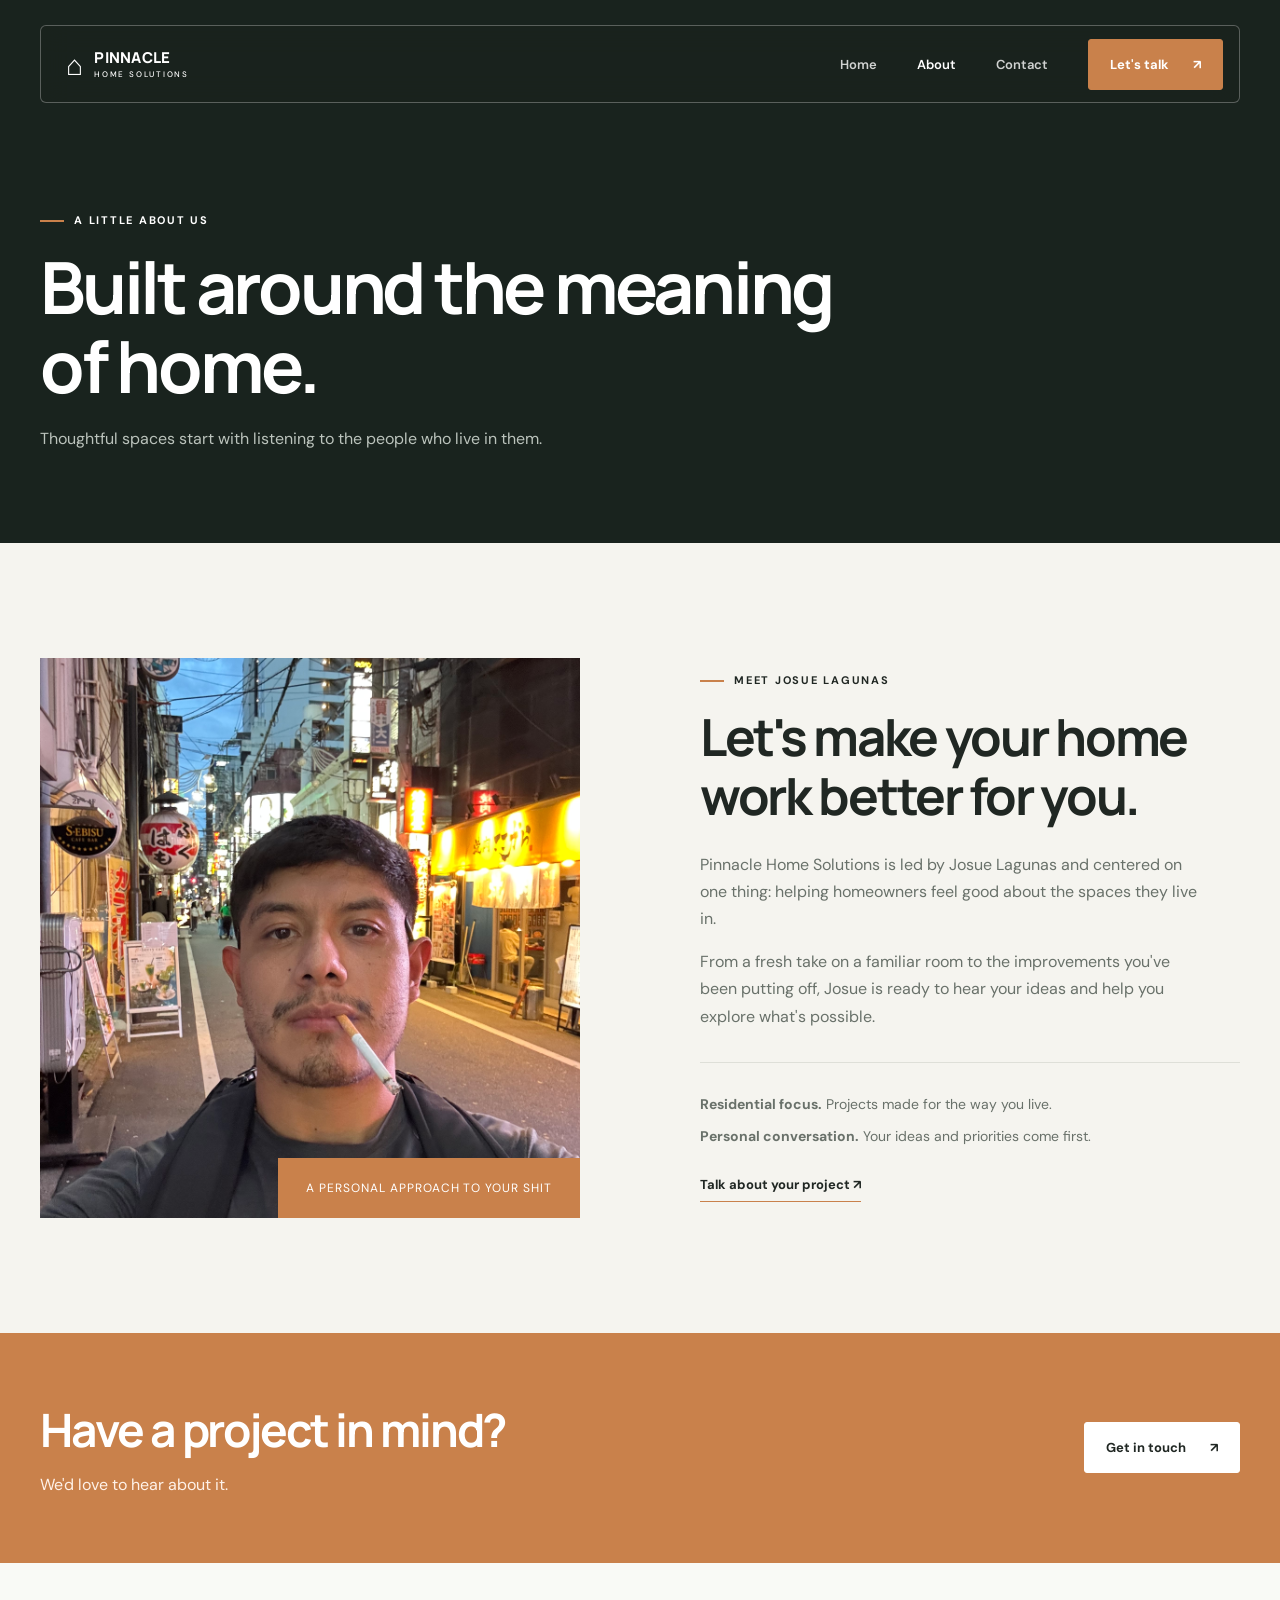
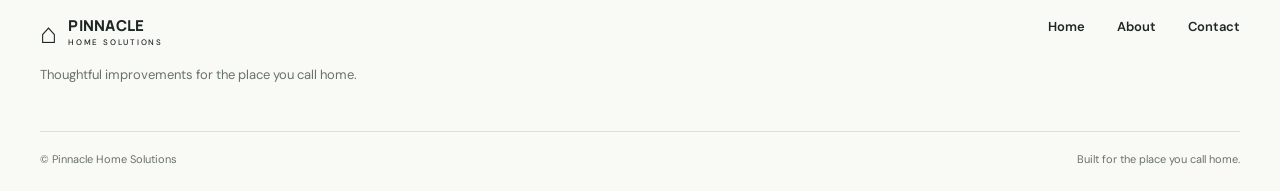
<file: about.html>
<!doctype html>
<html lang="en">
    <head>
        <meta charset="utf-8" />
        <meta name="viewport" content="width=device-width, initial-scale=1" />
        <meta
            name="description"
            content="Meet Josue Lagunas and learn about Pinnacle Home Solutions."
        />
        <title>About | Pinnacle Home Solutions</title>
        <link rel="stylesheet" href="styles.css" />
    </head>
    <body>
        <a class="skip" href="#main">Skip to content</a>
        <div class="inner-header">
            <header class="site-header">
                <div class="wrap">
                    <nav class="nav" aria-label="Main navigation">
                        <a class="logo" href="index.html"
                            ><span class="logo-mark" aria-hidden="true">⌂</span
                            ><span
                                >PINNACLE<small>HOME SOLUTIONS</small></span
                            ></a
                        >
                        <div class="nav-links">
                            <a href="index.html">Home</a
                            ><a href="about.html" aria-current="page">About</a
                            ><a href="contact.html">Contact</a
                            ><a class="button" href="contact.html"
                                >Let's talk <span aria-hidden="true">↗</span></a
                            >
                        </div>
                    </nav>
                </div>
            </header>
        </div>
        <main id="main">
            <section class="page-hero">
                <div class="wrap">
                    <div class="eyebrow">A little about us</div>
                    <h1>Built around the meaning of home.</h1>
                    <p>
                        Thoughtful spaces start with listening to the people who
                        live in them.
                    </p>
                </div>
            </section>
            <section class="section">
                <div class="wrap intro-grid">
                    <div class="image-frame about-image">
                        <img
                            src="./assets/josue-japan.jpeg"
                            alt="Handsome Man in Japan"
                        />
                        <div class="image-tag">
                            A personal approach to your shit
                        </div>
                    </div>
                    <div>
                        <div class="eyebrow">Meet Josue Lagunas</div>
                        <h2>Let's make your home work better for you.</h2>
                        <p class="body-copy">
                            Pinnacle Home Solutions is led by Josue Lagunas and
                            centered on one thing: helping homeowners feel good
                            about the spaces they live in.
                        </p>
                        <p class="body-copy">
                            From a fresh take on a familiar room to the
                            improvements you've been putting off, Josue is ready
                            to hear your ideas and help you explore what's
                            possible.
                        </p>
                        <div class="values">
                            <p>
                                <strong>Residential focus.</strong> Projects
                                made for the way you live.
                            </p>
                            <p>
                                <strong>Personal conversation.</strong> Your
                                ideas and priorities come first.
                            </p>
                        </div>
                        <a class="text-link" href="contact.html"
                            >Talk about your project
                            <span aria-hidden="true">↗</span></a
                        >
                    </div>
                </div>
            </section>
            <section class="cta">
                <div class="wrap">
                    <div>
                        <h2>Have a project in mind?</h2>
                        <p>We'd love to hear about it.</p>
                    </div>
                    <a class="button light" href="contact.html"
                        >Get in touch <span aria-hidden="true">↗</span></a
                    >
                </div>
            </section>
        </main>
        <footer class="footer">
            <div class="wrap">
                <div class="footer-top">
                    <div>
                        <a class="logo" href="index.html"
                            ><span class="logo-mark" aria-hidden="true">⌂</span
                            ><span
                                >PINNACLE<small>HOME SOLUTIONS</small></span
                            ></a
                        >
                        <p>
                            Thoughtful improvements for the place you call home.
                        </p>
                    </div>
                    <div class="footer-links">
                        <a href="index.html">Home</a
                        ><a href="about.html">About</a
                        ><a href="contact.html">Contact</a>
                    </div>
                </div>
                <div class="footer-bottom">
                    <span>© Pinnacle Home Solutions</span
                    ><span>Built for the place you call home.</span>
                </div>
            </div>
        </footer>
    </body>
</html>
</file>
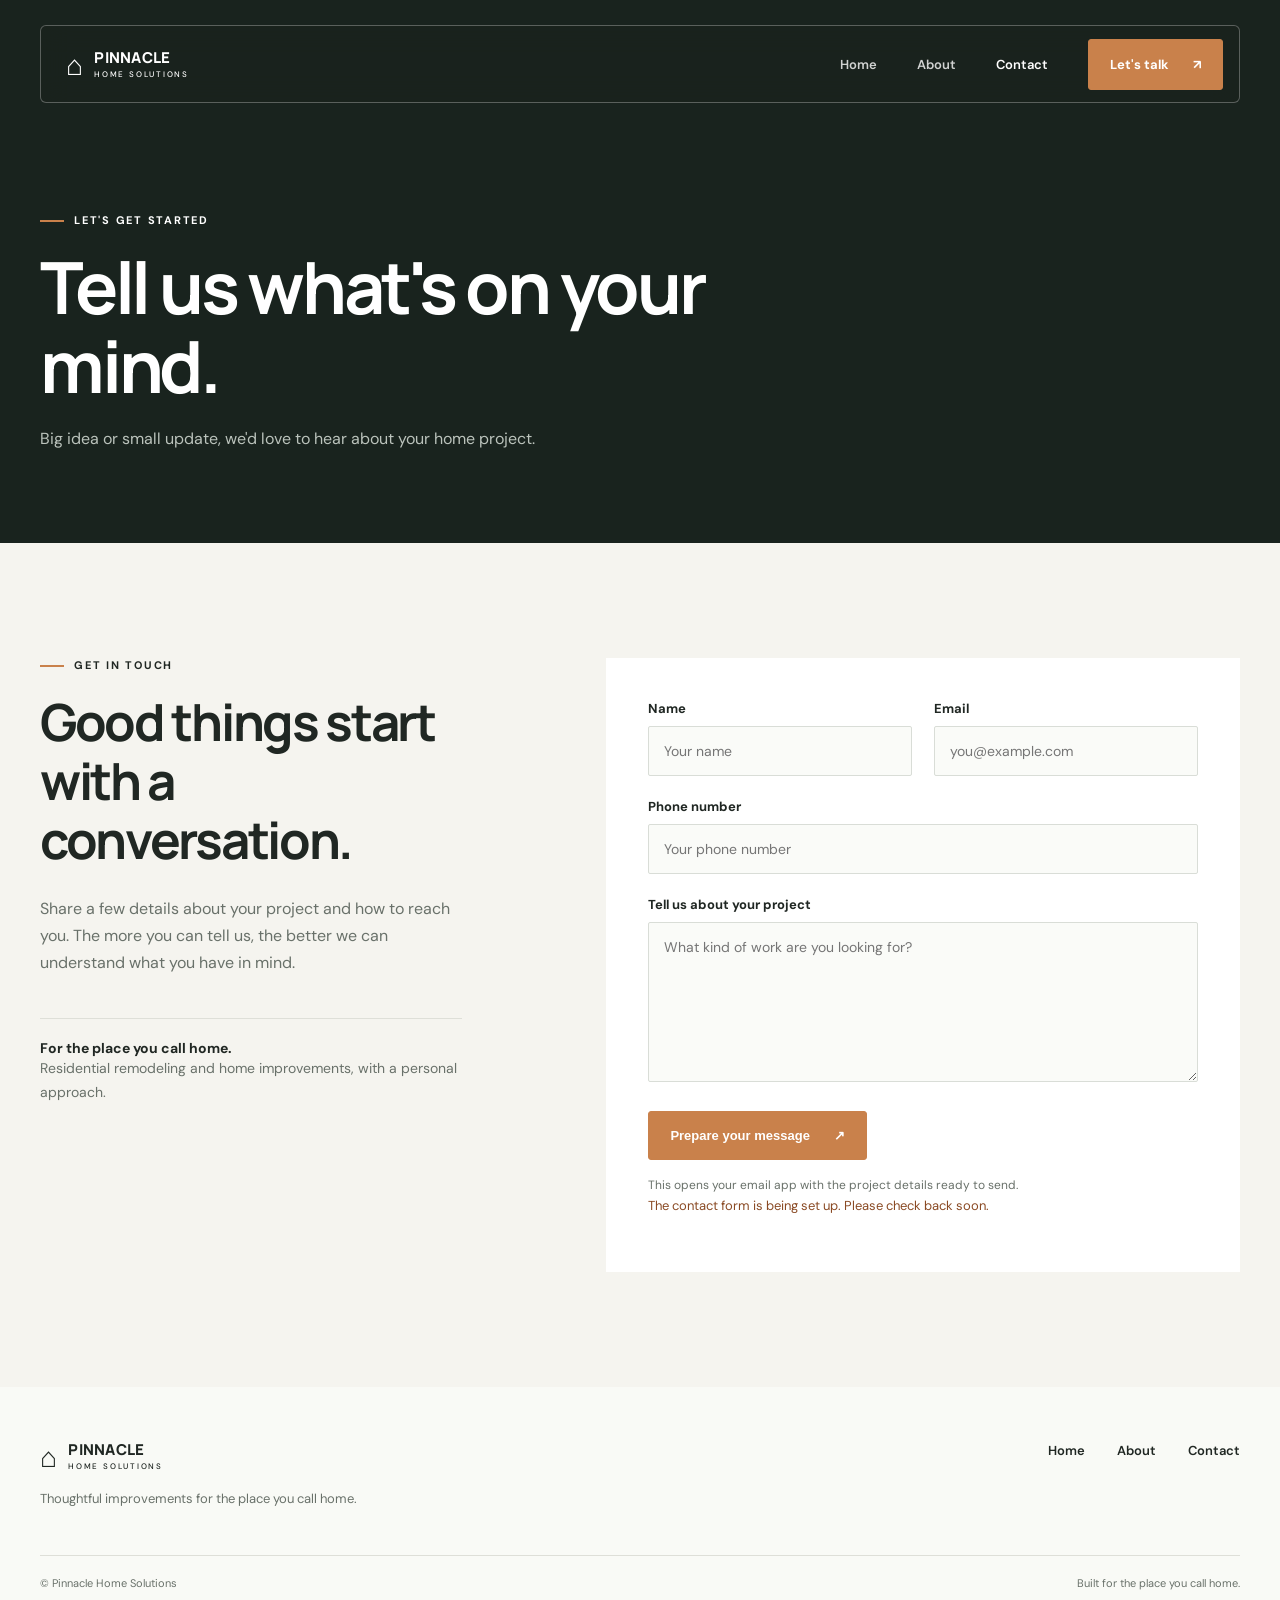
<file: contact.html>
<!doctype html>
<html lang="en">
    <head>
        <meta charset="utf-8" />
        <meta name="viewport" content="width=device-width, initial-scale=1" />
        <meta
            name="description"
            content="Tell Pinnacle Home Solutions about your residential project."
        />
        <title>Contact | Pinnacle Home Solutions</title>
        <link rel="stylesheet" href="styles.css" />
        <script src="contact.js" defer></script>
    </head>
    <body>
        <a class="skip" href="#main">Skip to content</a>
        <div class="inner-header">
            <header class="site-header">
                <div class="wrap">
                    <nav class="nav" aria-label="Main navigation">
                        <a class="logo" href="index.html"
                            ><span class="logo-mark" aria-hidden="true">⌂</span
                            ><span
                                >PINNACLE<small>HOME SOLUTIONS</small></span
                            ></a
                        >
                        <div class="nav-links">
                            <a href="index.html">Home</a
                            ><a href="about.html">About</a
                            ><a href="contact.html" aria-current="page"
                                >Contact</a
                            ><a class="button" href="contact.html"
                                >Let's talk <span aria-hidden="true">↗</span></a
                            >
                        </div>
                    </nav>
                </div>
            </header>
        </div>
        <main id="main">
            <section class="page-hero">
                <div class="wrap">
                    <div class="eyebrow">Let's get started</div>
                    <h1>Tell us what's on your mind.</h1>
                    <p>
                        Big idea or small update, we'd love to hear about your
                        home project.
                    </p>
                </div>
            </section>
            <section class="section">
                <div class="wrap contact-grid">
                    <div class="contact-copy">
                        <div class="eyebrow">Get in touch</div>
                        <h2>Good things start with a conversation.</h2>
                        <p>
                            Share a few details about your project and how to
                            reach you. The more you can tell us, the better we
                            can understand what you have in mind.
                        </p>
                        <div class="contact-note">
                            <strong>For the place you call home.</strong>
                            <p>
                                Residential remodeling and home improvements,
                                with a personal approach.
                            </p>
                        </div>
                    </div>
                    <div class="form-card">
                        <form id="contact-form">
                            <div class="form-grid">
                                <div class="field">
                                    <label for="name">Name</label
                                    ><input
                                        id="name"
                                        name="name"
                                        autocomplete="name"
                                        required
                                        placeholder="Your name"
                                    />
                                </div>
                                <div class="field">
                                    <label for="email">Email</label
                                    ><input
                                        id="email"
                                        name="email"
                                        type="email"
                                        autocomplete="email"
                                        required
                                        placeholder="you@example.com"
                                    />
                                </div>
                                <div class="field full">
                                    <label for="phone">Phone number</label
                                    ><input
                                        id="phone"
                                        name="phone"
                                        type="tel"
                                        autocomplete="tel"
                                        required
                                        placeholder="Your phone number"
                                    />
                                </div>
                                <div class="field full">
                                    <label for="details"
                                        >Tell us about your project</label
                                    ><textarea
                                        id="details"
                                        name="details"
                                        required
                                        placeholder="What kind of work are you looking for?"
                                    ></textarea>
                                </div>
                            </div>
                            <button class="button" type="submit">
                                Prepare your message
                                <span aria-hidden="true">↗</span>
                            </button>
                            <p class="form-help">
                                This opens your email app with the project
                                details ready to send.
                            </p>
                            <p
                                class="form-status"
                                id="form-status"
                                role="status"
                            ></p>
                            <noscript
                                ><p class="form-status">
                                    JavaScript is needed to prepare your email
                                    message.
                                </p></noscript
                            >
                        </form>
                    </div>
                </div>
            </section>
        </main>
        <footer class="footer">
            <div class="wrap">
                <div class="footer-top">
                    <div>
                        <a class="logo" href="index.html"
                            ><span class="logo-mark" aria-hidden="true">⌂</span
                            ><span
                                >PINNACLE<small>HOME SOLUTIONS</small></span
                            ></a
                        >
                        <p>
                            Thoughtful improvements for the place you call home.
                        </p>
                    </div>
                    <div class="footer-links">
                        <a href="index.html">Home</a
                        ><a href="about.html">About</a
                        ><a href="contact.html">Contact</a>
                    </div>
                </div>
                <div class="footer-bottom">
                    <span>© Pinnacle Home Solutions</span
                    ><span>Built for the place you call home.</span>
                </div>
            </div>
        </footer>
    </body>
</html>
</file>
<file: styles.css>
@import url("https://fonts.googleapis.com/css2?family=DM+Sans:wght@400;500;600;700&family=Manrope:wght@400;500;600;700;800&display=swap");
:root {
    --ink: #202723;
    --muted: #69716a;
    --cream: #f5f4ef;
    --line: #dedfd8;
    --accent: #c9814b;
    --dark: #19231e;
}
* {
    box-sizing: border-box;
}
html {
    scroll-behavior: smooth;
}
body {
    margin: 0;
    background: var(--cream);
    color: var(--ink);
    font-family: "DM Sans", sans-serif;
}
a {
    color: inherit;
    text-decoration: none;
}
img {
    display: block;
    width: 100%;
    object-fit: cover;
}
h1,
h2,
h3,
p {
    margin-top: 0;
}
h1,
h2,
h3 {
    font-family: Manrope, sans-serif;
    letter-spacing: -0.045em;
}
p {
    line-height: 1.7;
}
.wrap {
    width: min(1280px, calc(100% - 80px));
    margin: auto;
}
.hero {
    min-height: 780px;
    position: relative;
    color: white;
    background:
        linear-gradient(90deg, rgba(12, 20, 15, 0.75), rgba(12, 20, 15, 0.16)),
        url("https://images.unsplash.com/photo-1600607687939-ce8a6c25118c?auto=format&fit=crop&w=2000&q=85")
            center/cover;
}
.hero:after {
    content: "";
    position: absolute;
    inset: auto 0 0;
    height: 180px;
    background: linear-gradient(transparent, rgba(10, 16, 12, 0.3));
    pointer-events: none;
}
.site-header {
    position: relative;
    z-index: 2;
    padding: 25px 0;
}
.nav {
    min-height: 78px;
    border: 1px solid rgba(255, 255, 255, 0.28);
    border-radius: 6px;
    background: rgba(28, 35, 30, 0.32);
    backdrop-filter: blur(14px);
    display: flex;
    align-items: center;
    justify-content: space-between;
    padding: 0 16px 0 25px;
}
.logo {
    display: flex;
    align-items: center;
    gap: 11px;
    line-height: 1.05;
    font-family: Manrope, sans-serif;
    font-size: 15px;
    font-weight: 800;
    letter-spacing: 0.02em;
}
.logo-mark {
    font-size: 28px;
    font-weight: 400;
    line-height: 1;
}
.logo small {
    display: block;
    font-family: "DM Sans", sans-serif;
    font-size: 8px;
    font-weight: 500;
    letter-spacing: 0.22em;
    margin-top: 4px;
}
.nav-links {
    display: flex;
    align-items: center;
    gap: 40px;
    font-size: 13px;
    font-weight: 600;
}
.nav-links a:not(.button) {
    opacity: 0.8;
}
.nav-links a:hover,
.nav-links a[aria-current="page"] {
    opacity: 1;
}
.button {
    display: inline-flex;
    align-items: center;
    justify-content: center;
    gap: 24px;
    background: var(--accent);
    color: white;
    border: 1px solid var(--accent);
    border-radius: 3px;
    padding: 16px 21px;
    font-size: 13px;
    font-weight: 700;
    transition: background 0.2s;
}
.button:hover {
    background: #b46d39;
}
.button.light {
    background: #fff;
    border-color: #fff;
    color: var(--ink);
}
.button.light:hover {
    background: #eee;
}
.hero-content {
    position: relative;
    z-index: 1;
    padding-top: 168px;
    max-width: 800px;
}
.eyebrow {
    text-transform: uppercase;
    letter-spacing: 0.16em;
    font-size: 11px;
    font-weight: 700;
}
.eyebrow:before {
    content: "";
    display: inline-block;
    width: 24px;
    height: 2px;
    background: var(--accent);
    vertical-align: middle;
    margin-right: 10px;
}
.hero h1 {
    font-size: clamp(48px, 6vw, 78px);
    line-height: 1.08;
    max-width: 770px;
    margin: 25px 0;
}
.hero p {
    max-width: 540px;
    color: rgba(255, 255, 255, 0.8);
    font-size: 16px;
}
.hero-actions {
    display: flex;
    gap: 12px;
    margin-top: 32px;
}
.hero-bottom {
    position: absolute;
    z-index: 1;
    bottom: 38px;
    left: 0;
    right: 0;
    display: flex;
    justify-content: space-between;
    color: rgba(255, 255, 255, 0.75);
    font-size: 11px;
    letter-spacing: 0.13em;
    text-transform: uppercase;
}
.section {
    padding: 115px 0;
}
.intro-grid {
    display: grid;
    grid-template-columns: 1fr 1fr;
    gap: 10%;
    align-items: center;
}
.image-frame {
    position: relative;
}
.image-frame img {
    height: 500px;
}
.image-tag {
    position: absolute;
    bottom: 0;
    right: 0;
    background: var(--accent);
    color: white;
    padding: 22px 28px;
    font-size: 12px;
    letter-spacing: 0.08em;
    text-transform: uppercase;
}
.section h2 {
    font-size: clamp(34px, 4vw, 52px);
    line-height: 1.16;
    margin: 20px 0 25px;
}
.body-copy {
    color: var(--muted);
    max-width: 510px;
}
.text-link {
    display: inline-block;
    font-size: 13px;
    font-weight: 700;
    margin-top: 20px;
    border-bottom: 1px solid var(--accent);
    padding-bottom: 8px;
}
.services {
    background: #eaece6;
}
.section-top {
    display: flex;
    align-items: end;
    justify-content: space-between;
    gap: 30px;
    margin-bottom: 42px;
}
.section-top h2 {
    margin-bottom: 0;
}
.section-top p {
    max-width: 360px;
    margin: 0;
    color: var(--muted);
    font-size: 14px;
}
.service-grid {
    display: grid;
    grid-template-columns: repeat(3, 1fr);
    gap: 20px;
}
.service-card {
    background: #f8f8f4;
}
.service-card img {
    height: 260px;
}
.service-copy {
    padding: 25px 25px 30px;
}
.service-copy span {
    color: var(--accent);
    font-size: 11px;
    font-weight: 700;
}
.service-copy h3 {
    font-size: 21px;
    margin: 12px 0;
}
.service-copy p {
    font-size: 14px;
    color: var(--muted);
    margin: 0;
}
.process {
    background: var(--dark);
    color: white;
}
.process .section-top p {
    color: #b6beb7;
}
.steps {
    display: grid;
    grid-template-columns: repeat(3, 1fr);
    gap: 45px;
    margin-top: 65px;
}
.step {
    border-top: 1px solid #5c665e;
    padding-top: 25px;
}
.step span {
    color: #d59a6c;
    font-size: 12px;
}
.step h3 {
    font-size: 21px;
    margin: 25px 0 10px;
}
.step p {
    font-size: 14px;
    color: #b6beb7;
}
.cta {
    background: #c9814b;
    color: white;
    padding: 65px 0;
}
.cta .wrap {
    display: flex;
    align-items: center;
    justify-content: space-between;
    gap: 30px;
}
.cta h2 {
    font-size: clamp(30px, 4vw, 46px);
    margin: 0 0 10px;
}
.cta p {
    margin: 0;
    color: #fff2e9;
}
.footer {
    background: #f9faf6;
    padding: 55px 0 25px;
}
.footer-top {
    display: flex;
    justify-content: space-between;
    gap: 30px;
    padding-bottom: 45px;
}
.footer p {
    max-width: 350px;
    color: var(--muted);
    font-size: 13px;
    margin: 18px 0 0;
}
.footer-links {
    display: flex;
    gap: 32px;
    font-size: 13px;
    font-weight: 600;
}
.footer-bottom {
    border-top: 1px solid var(--line);
    padding-top: 20px;
    color: var(--muted);
    font-size: 11px;
    display: flex;
    justify-content: space-between;
}
.inner-header {
    background: var(--dark);
    color: white;
}
.inner-header .site-header {
    padding-bottom: 25px;
}
.page-hero {
    padding: 85px 0 90px;
    background: var(--dark);
    color: #fff;
}
.page-hero h1 {
    font-size: clamp(45px, 6vw, 72px);
    line-height: 1.1;
    max-width: 800px;
    margin: 20px 0;
}
.page-hero p {
    color: #bbc3bc;
    max-width: 590px;
    margin-bottom: 0;
}
.about-image img {
    height: 560px;
}
.values {
    border-top: 1px solid var(--line);
    margin-top: 32px;
    padding-top: 22px;
}
.values p {
    margin: 8px 0;
    color: var(--muted);
    font-size: 14px;
}
.contact-grid {
    display: grid;
    grid-template-columns: 0.8fr 1.2fr;
    gap: 12%;
}
.contact-copy h2 {
    margin-top: 20px;
}
.contact-copy p {
    color: var(--muted);
}
.contact-note {
    margin-top: 42px;
    border-top: 1px solid var(--line);
    padding-top: 20px;
    font-size: 14px;
}
.form-card {
    background: white;
    padding: 42px;
}
.form-grid {
    display: grid;
    grid-template-columns: 1fr 1fr;
    gap: 22px;
}
.field.full {
    grid-column: 1/-1;
}
label {
    display: block;
    font-size: 13px;
    font-weight: 700;
    margin-bottom: 9px;
}
input,
textarea {
    width: 100%;
    border: 1px solid #d9ddd7;
    background: #fafbf8;
    padding: 15px;
    font: inherit;
    font-size: 14px;
    color: var(--ink);
    border-radius: 2px;
}
textarea {
    min-height: 160px;
    resize: vertical;
}
input:focus,
textarea:focus {
    outline: 2px solid var(--accent);
    outline-offset: 2px;
}
.form-card button {
    cursor: pointer;
    margin-top: 24px;
}
.form-help {
    font-size: 12px;
    color: var(--muted);
    margin: 15px 0 0;
}
.form-status {
    font-size: 13px;
    color: #8a4a24;
}
.skip {
    position: absolute;
    top: -100px;
    left: 10px;
    z-index: 10;
    background: white;
    color: black;
    padding: 10px;
}
.skip:focus {
    top: 10px;
}
@media (max-width: 800px) {
    .wrap {
        width: min(100% - 36px, 1280px);
    }
    .nav {
        padding: 14px;
        gap: 20px;
        flex-wrap: wrap;
    }
    .nav-links {
        gap: 18px;
        font-size: 12px;
    }
    .nav-links .button {
        padding: 12px;
    }
    .hero {
        min-height: 720px;
    }
    .hero-content {
        padding-top: 125px;
    }
    .section {
        padding: 75px 0;
    }
    .intro-grid,
    .contact-grid {
        grid-template-columns: 1fr;
        gap: 40px;
    }
    .image-frame img,
    .about-image img {
        height: 380px;
    }
    .service-grid {
        grid-template-columns: 1fr;
    }
    .service-card img {
        height: 280px;
    }
    .steps {
        gap: 20px;
    }
    .section-top {
        align-items: start;
        flex-direction: column;
    }
    .cta .wrap {
        align-items: start;
        flex-direction: column;
    }
    .footer-top {
        flex-direction: column;
    }
    .page-hero {
        padding: 65px 0;
    }
}
@media (max-width: 480px) {
    .nav-links {
        width: 100%;
        justify-content: space-between;
        gap: 8px;
    }
    .hero-content {
        padding-top: 90px;
    }
    .hero h1 {
        font-size: 44px;
    }
    .hero-bottom span:last-child {
        display: none;
    }
    .hero-actions {
        flex-wrap: wrap;
    }
    .steps {
        grid-template-columns: 1fr;
        gap: 20px;
    }
    .form-card {
        padding: 24px;
    }
    .form-grid {
        grid-template-columns: 1fr;
    }
    .field.full {
        grid-column: auto;
    }
    .footer-links {
        gap: 20px;
    }
    .footer-bottom {
        display: block;
    }
    .footer-bottom span {
        display: block;
        margin-top: 8px;
    }
}
button:disabled{opacity:.65;cursor:wait}
.optional{font-weight:400;color:var(--muted)}.field-help{font-size:12px;color:var(--muted);margin:7px 0 0;line-height:1.4}
.field-error{color:#a33326;font-size:12px;line-height:1.4;margin:6px 0 0}.field-error:empty{display:none}input[aria-invalid="true"],textarea[aria-invalid="true"]{border-color:#a33326}
</file>
